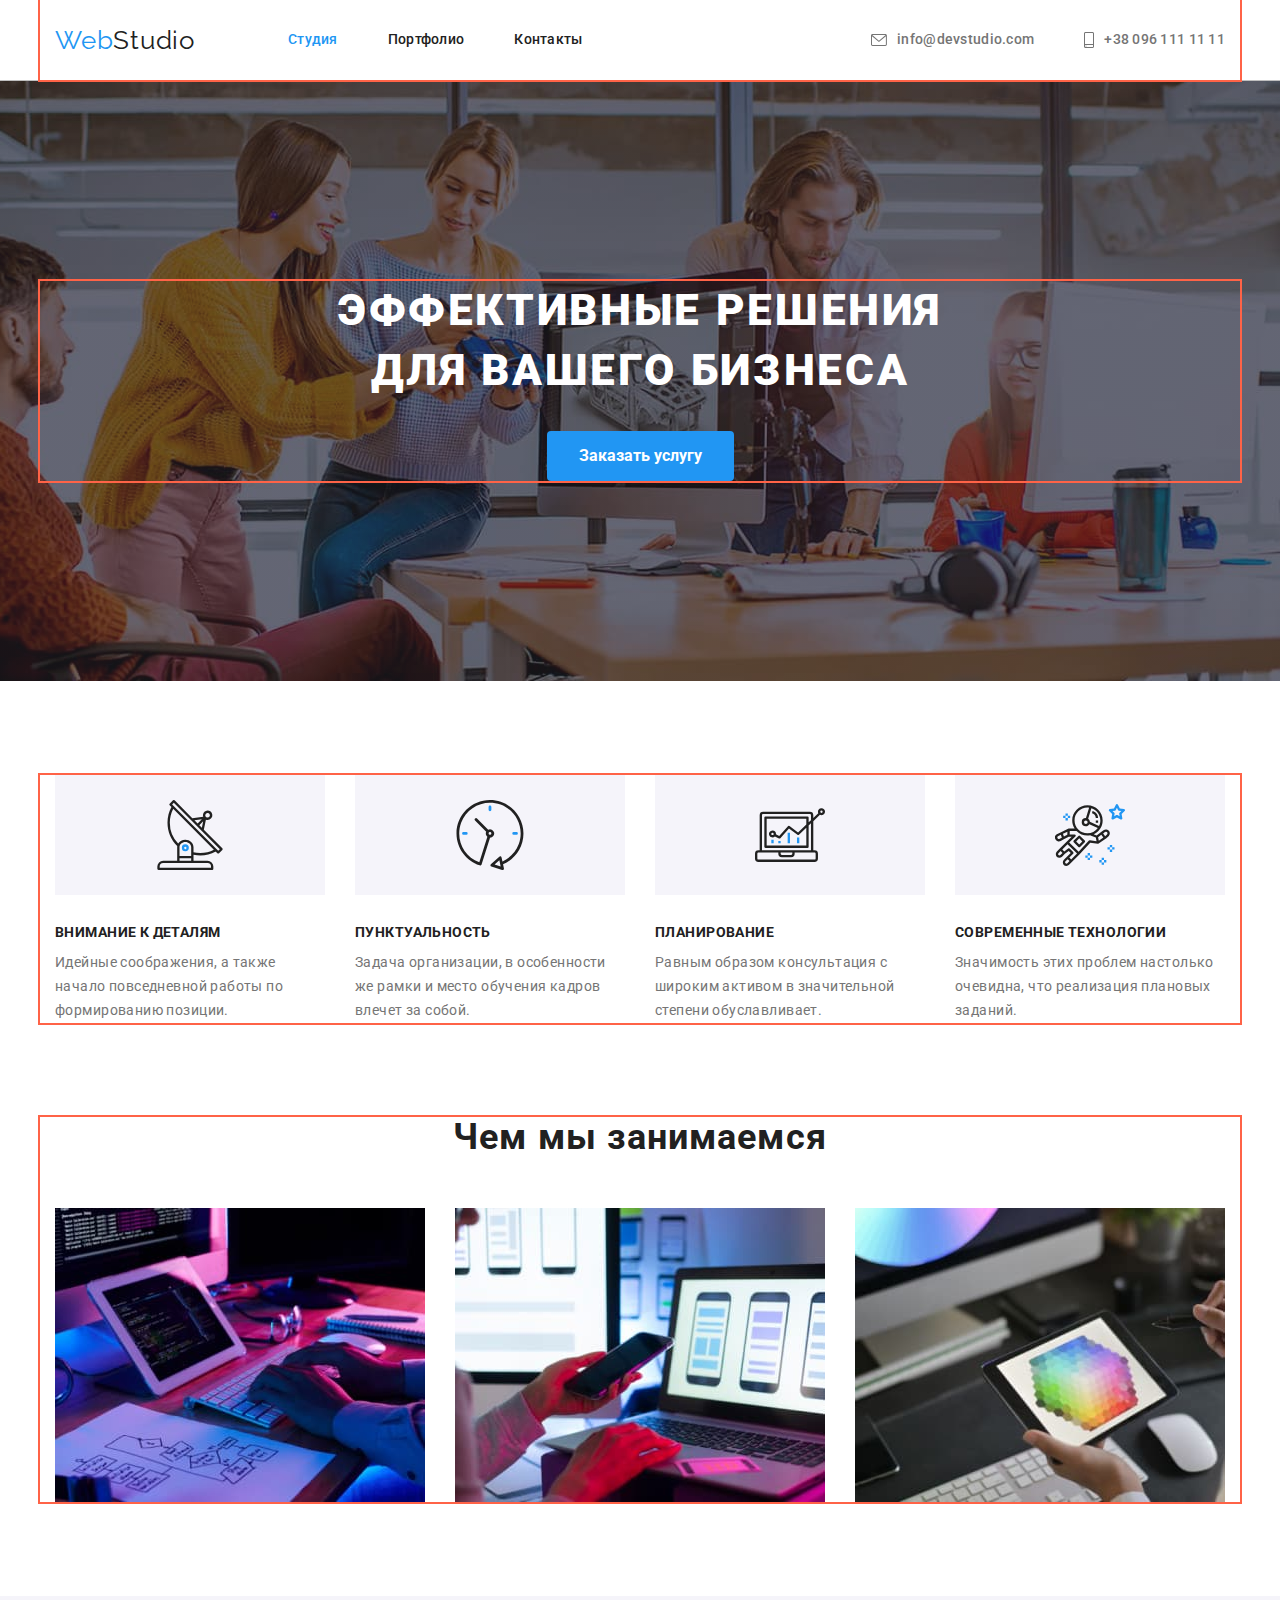
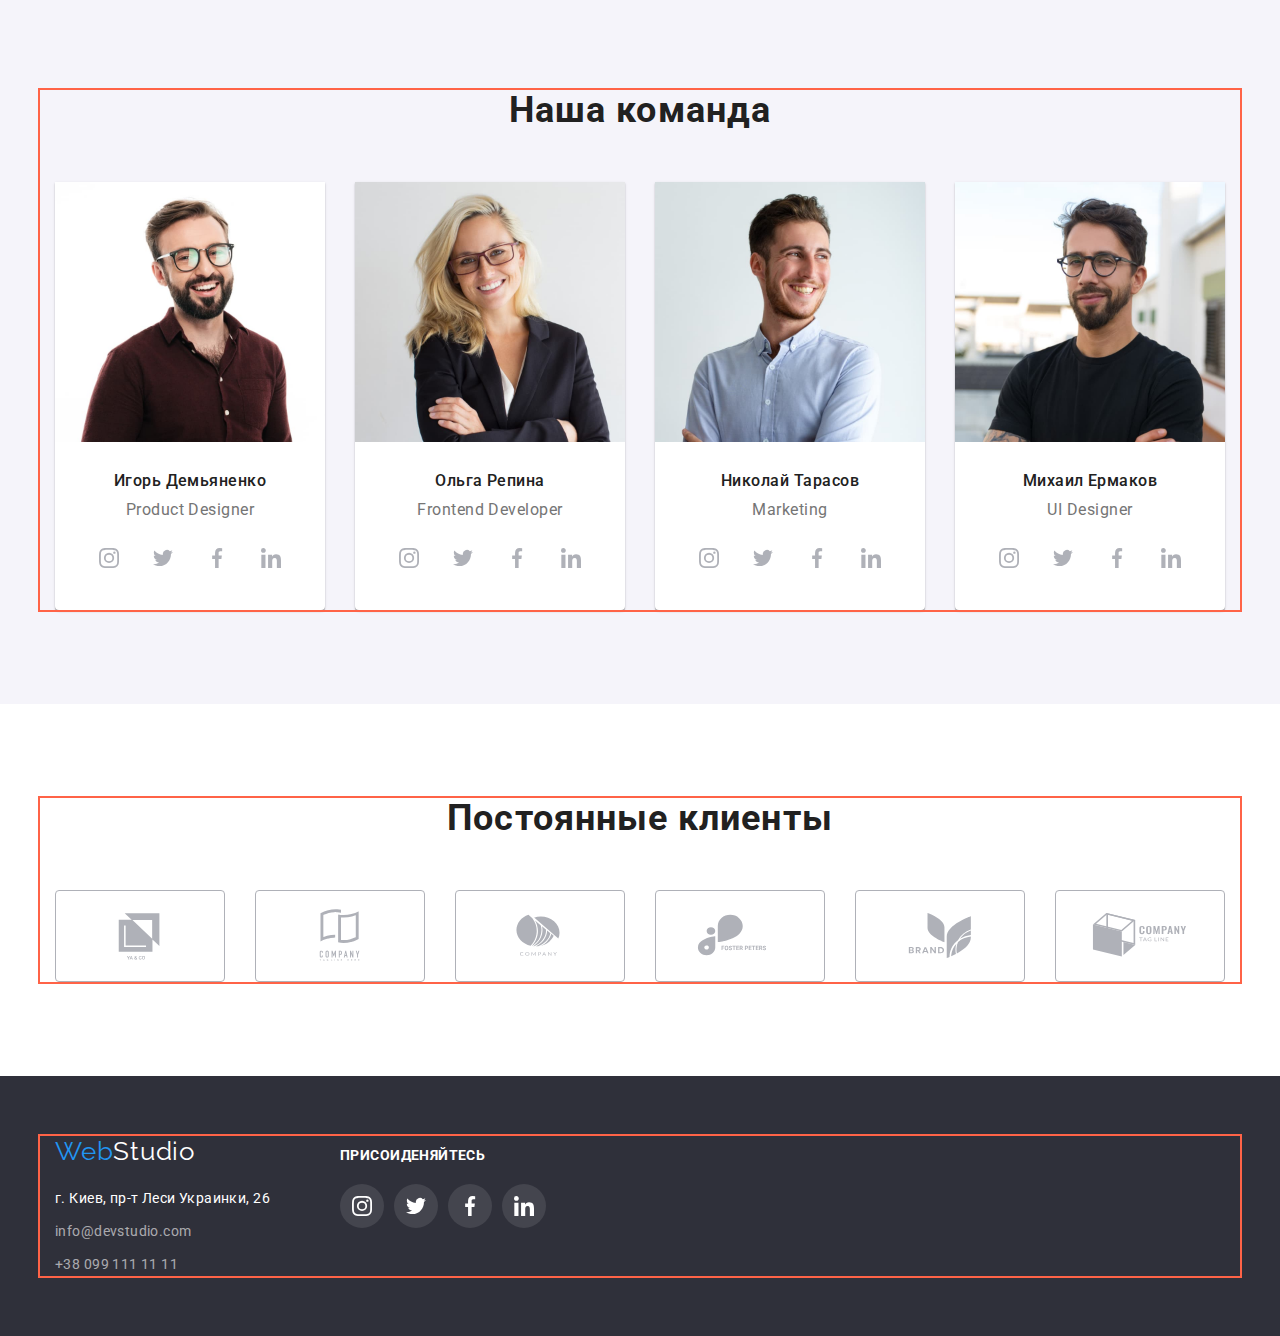
<file: index.html>
<!DOCTYPE html>
<html lang="ru">
  <head>
    <meta charset="UTF-8" />
    <meta http-equiv="X-UA-Compatible" content="IE=edge" />
    <meta name="viewport" content="width=device-width, initial-scale=1.0" />
    <title>Студия</title>
    <link
      href="https://fonts.googleapis.com/css2?family=Raleway:wght@700&family=Roboto:wght@400;500;700;900&display=swap"
      rel="stylesheet"
    />
    <link rel="stylesheet" href="css-normalize/modern-normalize.css" />
    <link rel="stylesheet" href="./css/styles.css" />
  </head>

  <body>
    <!--шапка сайта-->

    <header class="header-padding">
      <div class="conteiner header-flex">
        <nav class="site-nav">
          <a href="/" class="logo link"><span class="logo-blu">Web</span>Studio</a>
          <ul class="header">
            <li class="header-item list">
              <a href="./index.html" class="nav link current">Студия</a>
            </li>
            <li class="header-item list">
              <a href="./portfolio.html" class="nav link">Портфолио</a>
            </li>
            <li class="header-item list"><a href="" class="nav link">Контакты</a></li>
          </ul>
        </nav>
        <ul class="contact-tel-mail">
          <li class="contact-mail list">
            <a href="mailto:info@devstudio.com" class="contact-link-mail link">
              <svg class="header-icon-mail">
                <use href="./images/icons.svg#icon-mail" width="16" height="12"></use>
              </svg>
              info@devstudio.com
            </a>
          </li>
          <li class="contact-tel list">
            <a href="tel:+380961111111" class="contact-link-tel link">
              <svg class="header-icon-tel">
                <use href="./images/icons.svg#icon-tel" width="10" height="16"></use>
              </svg>
              +38 096 111 11 11
            </a>
          </li>
        </ul>
      </div>
    </header>

    <main>
      <!--герой-->
      <section class="hero">
        <div class="conteiner">
          <h1 class="hero-title">Эффективные решения для вашего бизнеса</h1>
          <button type="button" class="btn-hero">Заказать услугу</button>
        </div>
      </section>
      <!--чем мы занимаемся-->
      <section class="section">
        <div class="conteiner">
          <h2 class="visually-hidden">наши привелегии</h2>
          <ul class="about-title-text">
            <li class="about-item list">
              <div class="bg-icon">
                <svg class="title-icon">
                  <use href="./images/icons.svg#icon-antenna1"></use>
                </svg>
              </div>
              <h3 class="about-title">Внимание к деталям</h3>
              <p class="about-text">
                Идейные соображения, а также начало повседневной работы по формированию позиции.
              </p>
            </li>
            <li class="about-item list">
              <div class="bg-icon">
                <svg class="title-icon">
                  <use href="./images/icons.svg#icon-clock2"></use>
                </svg>
              </div>
              <h3 class="about-title">Пунктуальность</h3>
              <p class="about-text">
                Задача организации, в особенности же рамки и место обучения кадров влечет за собой.
              </p>
            </li>
            <li class="about-item list">
              <div class="bg-icon">
                <svg class="title-icon">
                  <use href="./images/icons.svg#icon-diagram3"></use>
                </svg>
              </div>
              <h3 class="about-title">Планирование</h3>
              <p class="about-text">
                Равным образом консультация с широким активом в значительной степени обуславливает.
              </p>
            </li>
            <li class="about-item list">
              <div class="bg-icon">
                <svg class="title-icon">
                  <use href="./images/icons.svg#icon-astronaut4"></use>
                </svg>
              </div>
              <h3 class="about-title">Современные технологии</h3>
              <p class="about-text">
                Значимость этих проблем настолько очевидна, что реализация плановых заданий.
              </p>
            </li>
          </ul>
        </div>
      </section>
      <!--чем мы занимаемся2-->
      <section class="section img-section">
        <div class="conteiner">
          <h2 class="section-title">Чем мы занимаемся</h2>
          <ul class="section-img">
            <li class="section-list list">
              <img src="./images/img1.jpg" alt="руки печатают на клавиатуре" width="370" />
            </li>
            <li class="section-list list">
              <img src="./images/img2.jpg" alt="в руках телефон на фоне ноутбук" width="370" />
            </li>
            <li class="section-list list">
              <img src="./images/img3.jpg" alt="планшет в руках" width="370" />
            </li>
          </ul>
        </div>
      </section>
      <!---------------------------Наша команда-------------------------->
      <section class="section section-team">
        <div class="conteiner">
          <h2 class="section-title">Наша команда</h2>
          <ul class="list-people">
            <li class="section-list list">
              <img src="./images/img4.jpg" alt="фотография мужчины" width="270" />
              <div class="about-people">
                <h3 class="section-name">Игорь Демьяненко</h3>
                <p class="section-descrp">Product Designer</p>
                <ul class="people-sotial-icons list">
                  <li class="sotial-icons">
                    <a class="people-link-icon" href="">
                      <svg class="people-isvg">
                        <use href="./images/icons.svg#icon-insta" width="20" height="20"></use>
                      </svg>
                    </a>
                  </li>
                  <li class="sotial-icons">
                    <a class="people-link-icon" href="">
                      <svg class="people-isvg">
                        <use href="./images/icons.svg#icon-twitter" width="20" height="20"></use>
                      </svg>
                    </a>
                  </li>
                  <li class="sotial-icons">
                    <a class="people-link-icon" href="">
                      <svg class="people-isvg">
                        <use href="./images/icons.svg#icon-facebook" width="20" height="20"></use>
                      </svg>
                    </a>
                  </li>
                  <li class="sotial-icons">
                    <a class="people-link-icon" href="">
                      <svg class="people-isvg">
                        <use href="./images/icons.svg#icon-linkedin" width="20" height="20"></use>
                      </svg>
                    </a>
                  </li>
                </ul>
              </div>
            </li>
            <li class="section-list list">
              <img src="./images/img5.jpg" alt="фотография женщины" width="270" />
              <div class="about-people">
                <h3 class="section-name">Ольга Репина</h3>
                <p class="section-descrp">Frontend Developer</p>
                <ul class="people-sotial-icons list">
                  <li class="sotial-icons">
                    <a class="people-link-icon" href="">
                      <svg class="people-isvg">
                        <use href="./images/icons.svg#icon-insta" width="20" height="20"></use>
                      </svg>
                    </a>
                  </li>
                  <li class="sotial-icons">
                    <a class="people-link-icon" href="">
                      <svg class="people-isvg">
                        <use href="./images/icons.svg#icon-twitter" width="20" height="20"></use>
                      </svg>
                    </a>
                  </li>
                  <li class="sotial-icons">
                    <a class="people-link-icon" href="">
                      <svg class="people-isvg">
                        <use href="./images/icons.svg#icon-facebook" width="20" height="20"></use>
                      </svg>
                    </a>
                  </li>
                  <li class="sotial-icons">
                    <a class="people-link-icon" href="">
                      <svg class="people-isvg">
                        <use href="./images/icons.svg#icon-linkedin" width="20" height="20"></use>
                      </svg>
                    </a>
                  </li>
                </ul>
              </div>
            </li>
            <li class="section-list list">
              <img src="./images/img6.jpg" alt="фотография мужчины" width="270" />
              <div class="about-people">
                <h3 class="section-name">Николай Тарасов</h3>
                <p class="section-descrp">Marketing</p>
                <ul class="people-sotial-icons list">
                  <li class="sotial-icons">
                    <a class="people-link-icon" href="">
                      <svg class="people-isvg">
                        <use href="./images/icons.svg#icon-insta" width="20" height="20"></use>
                      </svg>
                    </a>
                  </li>
                  <li class="sotial-icons">
                    <a class="people-link-icon" href="">
                      <svg class="people-isvg">
                        <use href="./images/icons.svg#icon-twitter" width="20" height="20"></use>
                      </svg>
                    </a>
                  </li>
                  <li class="sotial-icons">
                    <a class="people-link-icon" href="">
                      <svg class="people-isvg">
                        <use href="./images/icons.svg#icon-facebook" width="20" height="20"></use>
                      </svg>
                    </a>
                  </li>
                  <li class="sotial-icons">
                    <a class="people-link-icon" href="">
                      <svg class="people-isvg">
                        <use href="./images/icons.svg#icon-linkedin" width="20" height="20"></use>
                      </svg>
                    </a>
                  </li>
                </ul>
              </div>
            </li>
            <li class="section-list list">
              <img src="./images/img7.jpg" alt="фотография мужчины" width="270" />
              <div class="about-people">
                <h3 class="section-name">Михаил Ермаков</h3>
                <p class="section-descrp">UI Designer</p>
                <ul class="people-sotial-icons list">
                  <li class="sotial-icons">
                    <a class="people-link-icon" href="">
                      <svg class="people-isvg">
                        <use href="./images/icons.svg#icon-insta" width="20" height="20"></use>
                      </svg>
                    </a>
                  </li>
                  <li class="sotial-icons">
                    <a class="people-link-icon" href="">
                      <svg class="people-isvg">
                        <use href="./images/icons.svg#icon-twitter" width="20" height="20"></use>
                      </svg>
                    </a>
                  </li>
                  <li class="sotial-icons">
                    <a class="people-link-icon" href="">
                      <svg class="people-isvg">
                        <use href="./images/icons.svg#icon-facebook" width="20" height="20"></use>
                      </svg>
                    </a>
                  </li>
                  <li class="sotial-icons">
                    <a class="people-link-icon" href="">
                      <svg class="people-isvg">
                        <use href="./images/icons.svg#icon-linkedin" width="20" height="20"></use>
                      </svg>
                    </a>
                  </li>
                </ul>
              </div>
            </li>
          </ul>
        </div>
      </section>
      <!-- постоянные клиенты -->
      <section class="section">
        <div class="conteiner">
          <h2 class="section-title">Постоянные клиенты</h2>

          <ul class="client-icons list">
            <li class="client-item">
              <a class="icon-link" href="">
                <svg class="client-icon" width="40" height="52">
                  <use href="./images/icons.svg#icon-logo1"></use>
                </svg>
              </a>
            </li>
            <li class="client-item">
              <a class="icon-link" href="">
                <svg class="client-icon">
                  <use href="./images/icons.svg#icon-logo2 " width="106" height="60"></use>
                </svg>
              </a>
            </li>
            <li class="client-item">
              <a class="icon-link" href="">
                <svg class="client-icon">
                  <use href="./images/icons.svg#icon-logo3"></use>
                </svg>
              </a>
            </li>
            <li class="client-item">
              <a class="icon-link" href="">
                <svg class="client-icon">
                  <use href="./images/icons.svg#icon-logo4"></use>
                </svg>
              </a>
            </li>
            <li class="client-item">
              <a class="icon-link" href="">
                <svg class="client-icon">
                  <use href="./images/icons.svg#icon-logo5" width="106" height="60"></use>
                </svg>
              </a>
            </li>
            <li class="client-item">
              <a class="icon-link" href="">
                <svg class="client-icon">
                  <use href="./images/icons.svg#icon-logo6"></use>
                </svg>
              </a>
            </li>
          </ul>
        </div>
      </section>
    </main>
    <!--подвал-->

    <footer class="footer">
      <div class="conteiner footer-conteiner">
        <div class="footer-div">
          <a href="/" class="footer-logo link"
            ><span class="logo-blu">Web</span><span class="logo-white">Studio</span></a
          >
          <address class="footer-adress">
            <ul class="contacts-footer">
              <li class="adress list">
                <a
                  href="https://www.google.com.ua/maps/place/%D0%B1%D1%83%D0%BB.+%D0%9B%D0%B5%D1%81%D0%B8+%D0%A3%D0%BA%D1%80%D0%B0%D0%B8%D0%BD%D0%BA%D0%B8,+26,+%D0%9A%D0%B8%D0%B5%D0%B2,+02000/@50.4265841,30.5361971,17z/data=!3m1!4b1!4m5!3m4!1s0x40d4cf0e033ecbe9:0x57a4dffefec77da0!8m2!3d50.4265807!4d30.5383858?hl=ru"
                  class="adress-map link"
                  >г. Киев, пр-т Леси Украинки, 26</a
                >
              </li>
              <li class="adress list">
                <a href="mailto:info@devstudio.com" class="adress-mail link">info@devstudio.com</a>
              </li>
              <li class="adress list">
                <a href="tel:+380961111111" class="adress-mob link">+38 099 111 11 11</a>
              </li>
            </ul>
          </address>
        </div>
        <div class="footer-icons">
          <h3 class="footer-icon-title">Присоиденяйтесь</h3>
          <ul class="icon-list list">
            <li class="f-sotial-link">
              <a class="icon-size" href="">
                <svg class="logo-item">
                  <use
                    class="logo-svg"
                    href="./images/icons.svg#icon-insta"
                    width="20"
                    height="20"
                  ></use>
                </svg>
              </a>
            </li>
            <li class="f-sotial-link">
              <a class="icon-size" href="">
                <svg class="logo-item">
                  <use href="./images/icons.svg#icon-twitter" width="20" height="20"></use>
                </svg>
              </a>
            </li>
            <li class="f-sotial-link">
              <a class="icon-size" href="">
                <svg class="logo-item">
                  <use href="./images/icons.svg#icon-facebook" width="20" height="20"></use>
                </svg>
              </a>
            </li>
            <li class="f-sotial-link">
              <a class="icon-size" href="">
                <svg class="logo-item">
                  <use href="./images/icons.svg#icon-linkedin" width="20" height="20"></use>
                </svg>
              </a>
            </li>
          </ul>
        </div>
      </div>
    </footer>
  </body>
</html>
</file>
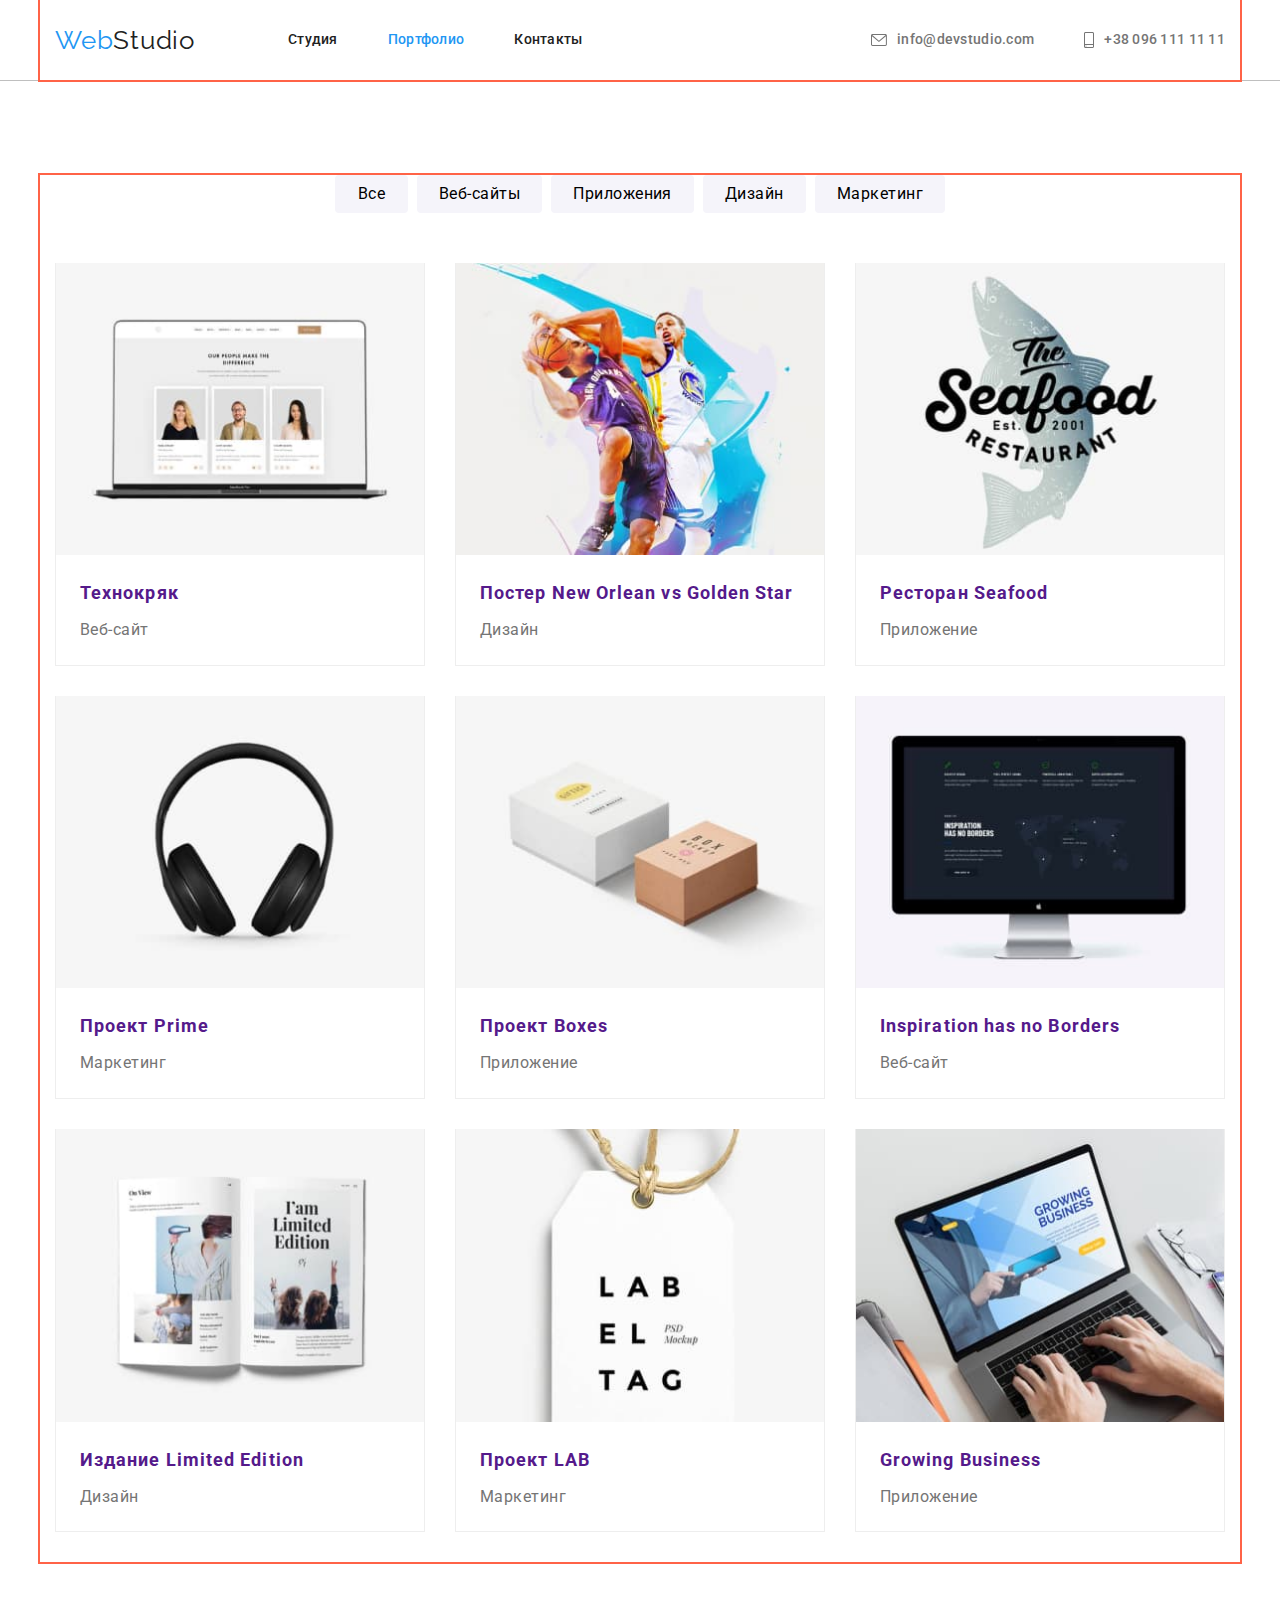
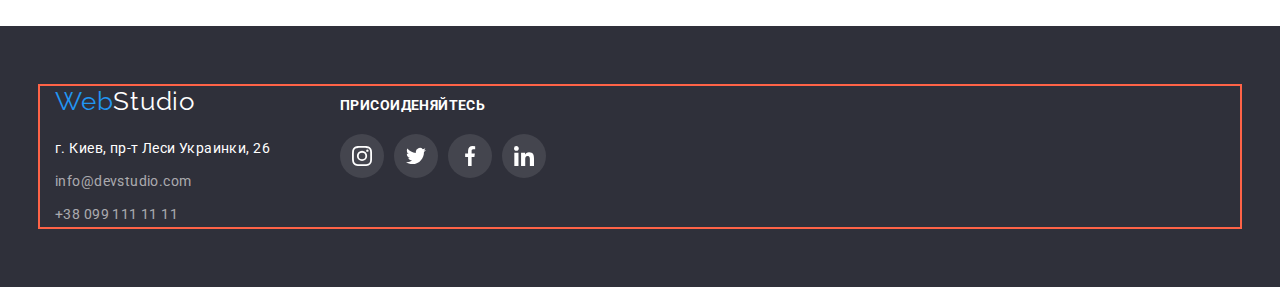
<file: portfolio.html>
<!DOCTYPE html>
<html lang="ru">
  <head>
    <meta charset="UTF-8" />
    <meta http-equiv="X-UA-Compatible" content="IE=edge" />
    <meta name="viewport" content="width=device-width, initial-scale=1.0" />
    <title>Портфолио</title>
    <link rel="preconnect" href="https://fonts.googleapis.com" />
    <link rel="preconnect" href="https://fonts.gstatic.com" crossorigin />
    <link
      href="https://fonts.googleapis.com/css2?family=Raleway:wght@700&family=Roboto:wght@400;500;700;900&display=swap"
      rel="stylesheet"
    />
    <link rel="stylesheet" href="css-normalize/modern-normalize.css" />
    <link rel="stylesheet" href="./css/styles.css" />
  </head>
  <body>
    <!--шапка сайта-->

    <header class="header-padding">
      <div class="conteiner header-flex">
        <nav class="site-nav">
          <a href="/" class="logo link"><span class="logo-blu">Web</span>Studio</a>
          <ul class="header">
            <li class="header-item list">
              <a href="./index.html" class="nav link">Студия</a>
            </li>
            <li class="header-item list">
              <a href="./portfolio.html" class="nav link current">Портфолио</a>
            </li>
            <li class="header-item list"><a href="" class="nav link">Контакты</a></li>
          </ul>
        </nav>
        <ul class="contact-tel-mail">
          <li class="contact-mail list">
            <a href="mailto:info@devstudio.com" class="contact-link-mail link">
              <svg class="header-icon-mail">
                <use href="./images/icons.svg#icon-mail" width="16" height="12"></use>
              </svg>
              info@devstudio.com
            </a>
          </li>
          <li class="contact-tel list">
            <a href="tel:+380961111111" class="contact-link-tel link">
              <svg class="header-icon-tel">
                <use href="./images/icons.svg#icon-tel" width="10" height="16"></use>
              </svg>
              +38 096 111 11 11
            </a>
          </li>
        </ul>
      </div>
    </header>

    <main>
      <!--секция фото-->
      <section class="section">
        <div class="conteiner">
          <!-- заголовок скрыт -->
          <h1 class="visually-hidden">Наши проекты</h1>
          <ul class="projects-btn">
            <li class="button-item list"><button type="button" class="button-link">Все</button></li>
            <li class="button-item list">
              <button type="button" class="button-link">Веб-сайты</button>
            </li>
            <li class="button-item list">
              <button type="button" class="button-link">Приложения</button>
            </li>
            <li class="button-item list">
              <button type="button" class="button-link">Дизайн</button>
            </li>
            <li class="button-item list">
              <button type="button" class="button-link">Маркетинг</button>
            </li>
          </ul>
          <!-- секция с фото -->
          <ul class="section-photo">
            <li class="project-list list">
              <a class="gallery-photo link" href="">
                <div class="div-photo">
                  <img src="./images/port1.jpg" alt="ноутбук" width="370" />
                </div>

                <div class="div-text">
                  <h2 class="project-title">Технокряк</h2>
                  <p class="projects-text">Веб-сайт</p>
                </div>
              </a>
            </li>

            <li class="project-list list">
              <a class="gallery-photo link" href="">
                <div class="div-photo">
                  <img src="./images/port2.jpg" alt="парни играющие в баскетбол" width="370" />
                </div>
                <div class="div-text">
                  <h2 class="project-title">Постер New Orlean vs Golden Star</h2>
                  <p class="projects-text">Дизайн</p>
                </div>
              </a>
            </li>

            <li class="project-list list">
              <a class="gallery-photo link" href="">
                <div class="div-photo">
                  <img src="./images/port3.jpg" alt="лого ресторана морепродуктов" width="370" />
                </div>
                <div class="div-text">
                  <h2 class="project-title">Ресторан Seafood</h2>
                  <p class="projects-text">Приложение</p>
                </div>
              </a>
            </li>

            <li class="project-list list">
              <a class="gallery-photo link" href="">
                <div class="div-photo">
                  <img src="./images/port4.jpg" alt="наушники" width="370" />
                </div>
                <div class="div-text">
                  <h2 class="project-title">Проект Prime</h2>
                  <p class="projects-text">Маркетинг</p>
                </div>
              </a>
            </li>

            <li class="project-list list">
              <a class="gallery-photo link" href="">
                <div class="div-photo">
                  <img src="./images/port5.jpg" alt="коробки" width="370" />
                </div>
                <div class="div-text">
                  <h2 class="project-title">Проект Boxes</h2>
                  <p class="projects-text">Приложение</p>
                </div>
              </a>
            </li>

            <li class="project-list list">
              <a class="gallery-photo link" href="">
                <div class="div-photo">
                  <img src="./images/port6.jpg" alt="монитор компьютера" width="370" />
                </div>
                <div class="div-text">
                  <h2 class="project-title">Inspiration has no Borders</h2>
                  <p class="projects-text">Веб-сайт</p>
                </div>
              </a>
            </li>

            <li class="project-list list">
              <a class="gallery-photo link" href="">
                <div class="div-photo">
                  <img src="./images/port7.jpg" alt="журнал" width="370" />
                </div>
                <div class="div-text">
                  <h2 class="project-title">Издание Limited Edition</h2>
                  <p class="projects-text">Дизайн</p>
                </div>
              </a>
            </li>

            <li class="project-list list">
              <a class="gallery-photo link" href="">
                <div class="div-photo">
                  <img src="./images/port8.jpg" alt="бирка" width="370" />
                </div>
                <div class="div-text">
                  <h2 class="project-title">Проект LAB</h2>
                  <p class="projects-text">Маркетинг</p>
                </div>
              </a>
            </li>

            <li class="project-list list">
              <a class="gallery-photo link" href="">
                <div class="div-photo">
                  <img src="./images/port9.jpg" alt="руки печатают на ноутбуке" width="370" />
                </div>
                <div class="div-text">
                  <h2 class="project-title">Growing Business</h2>
                  <p class="projects-text">Приложение</p>
                </div>
              </a>
            </li>
          </ul>
        </div>
      </section>
    </main>
    <!--подвал-->

    <footer class="footer">
      <div class="conteiner footer-conteiner">
        <div class="footer-div">
          <a href="/" class="footer-logo link"
            ><span class="logo-blu">Web</span><span class="logo-white">Studio</span></a
          >
          <address class="footer-adress">
            <ul class="contacts-footer">
              <li class="adress list">
                <a
                  href="https://www.google.com.ua/maps/place/%D0%B1%D1%83%D0%BB.+%D0%9B%D0%B5%D1%81%D0%B8+%D0%A3%D0%BA%D1%80%D0%B0%D0%B8%D0%BD%D0%BA%D0%B8,+26,+%D0%9A%D0%B8%D0%B5%D0%B2,+02000/@50.4265841,30.5361971,17z/data=!3m1!4b1!4m5!3m4!1s0x40d4cf0e033ecbe9:0x57a4dffefec77da0!8m2!3d50.4265807!4d30.5383858?hl=ru"
                  class="adress-map link"
                  >г. Киев, пр-т Леси Украинки, 26</a
                >
              </li>
              <li class="adress list">
                <a href="mailto:info@devstudio.com" class="adress-mail link">info@devstudio.com</a>
              </li>
              <li class="adress list">
                <a href="tel:+380961111111" class="adress-mob link">+38 099 111 11 11</a>
              </li>
            </ul>
          </address>
        </div>
        <div class="footer-icons">
          <h3 class="footer-icon-title">Присоиденяйтесь</h3>
          <ul class="icon-list list">
            <li class="f-sotial-link">
              <a class="icon-size" href="">
                <svg class="logo-item">
                  <use
                    class="logo-svg"
                    href="./images/icons.svg#icon-insta"
                    width="20"
                    height="20"
                  ></use>
                </svg>
              </a>
            </li>
            <li class="f-sotial-link">
              <a class="icon-size" href="">
                <svg class="logo-item">
                  <use href="./images/icons.svg#icon-twitter" width="20" height="20"></use>
                </svg>
              </a>
            </li>
            <li class="f-sotial-link">
              <a class="icon-size" href="">
                <svg class="logo-item">
                  <use href="./images/icons.svg#icon-facebook" width="20" height="20"></use>
                </svg>
              </a>
            </li>
            <li class="f-sotial-link">
              <a class="icon-size" href="">
                <svg class="logo-item">
                  <use href="./images/icons.svg#icon-linkedin" width="20" height="20"></use>
                </svg>
              </a>
            </li>
          </ul>
        </div>
      </div>
    </footer>
  </body>
</html>
</file>
<file: css/styles.css>
/* hero #ffffff */
/* #212121 section title */
/* text #757575 
button color #2196F3 and header nav 
footer #ffffff 60%
fill footer and hero #2F303A*/
/* font roboto */

:root {
  --primery-text-color: #212121;
  --second-text-color: #757575;
  --accent-color: #2196f3;
  --adress-color: gba(255, 255, 255, 0.6);
  --main-color: #ffffff;
  --footer-adress: rgba(255, 255, 255, 0.6);
}

ul {
  margin: 0;
  padding: 0;
}

h1,
h2,
h3,
h4,
h5,
h6,
p {
  margin: 0;
}

.conteiner {
  width: 1200px;
  padding-left: 15px;
  padding-right: 15px;
  margin-left: auto;
  margin-right: auto;
  outline: 2px solid tomato;
}

.visually-hidden {
  position: absolute;
  white-space: nowrap;
  width: 1px;
  height: 1px;
  overflow: hidden;
  border: 0;
  padding: 0;
  clip: rect(0 0 0 0);
  clip-path: inset(50%);
  margin: -1px;
}

.list {
  margin: 0;
  padding: 0;
  list-style: none;
}
.link {
  text-decoration: none;
}

body {
  font-family: roboto, sans-serif;
  color: var(--primery-text-color);
  background-color: var(--main-color);
  font-size: 16px;
}

img {
  display: block;
  max-width: 100%;
  height: auto;
}

/* -------------------------------HEADER--------------------------------- */
.logo {
  color: var(--primery-text-color);
  font-family: raleway;
  font-style: 700;
  font-size: 26px;
  line-height: 1.19;
  letter-spacing: 0.03em;
}
.logo-blu {
  color: var(--accent-color);
}

.site-nav .nav {
  font-weight: 500;
  color: var(--primery-text-color);
  font-size: 14px;
  line-height: 1.14;
  letter-spacing: 0.02em;
}
.site-nav .nav:hover,
.site-nav .nav:focus {
  color: var(--accent-color);
}

.site-nav .nav.current {
  color: var(--accent-color);
}
.header-flex,
.header,
.site-nav,
.contact-tel-mail {
  display: flex;
  align-items: center;
}

.contact-tel-mail {
  margin-left: auto;
}

.header-padding {
  /* padding: 32px; */
  border-bottom: 1px solid rgba(0, 0, 0, 0.25);
}

.header-item .nav {
  padding: 32px 0px;
  display: block;
}
.header-item {
  margin-right: 50px;
}

.header-item:last-child {
  margin-right: 0;
}
.header {
  margin-left: 93px;
}

.contact-link-mail {
  display: flex;
  align-items: center;
  font-weight: 500;
  color: var(--second-text-color);
  font-size: 14px;
  line-height: 1.14;
  letter-spacing: 0.02em;
  color: var(--second-text-color);
}
.contact-tel {
  margin-left: 50px;
  display: flex;
  align-items: center;
}

.contact-link-tel {
  display: flex;
  align-items: center;
  font-weight: 500;
  color: var(--second-text-color);
  font-size: 14px;
  line-height: 1.14;
  letter-spacing: 0.02em;
}

.contact-link-mail:hover,
.contact-link-mail:focus {
  color: var(--accent-color);
}

.contact-link-tel:hover,
.contact-link-tel:focus {
  color: var(--accent-color);
}

.header-icon-mail {
  fill: currentColor;
  width: 16px;
  height: 12px;
  margin-right: 10px;
}

.header-icon-tel {
  fill: currentColor;
  width: 10px;
  height: 16px;
  margin-right: 10px;
}

/* .contact-tel-mail::before {
  margin-right: 10px;
  width: 16px;
  height: 12px;
  content: '';
  background-image: url(../images/icons.svg/icon-mail.svg);
  background-repeat: no-repeat;
  background-position: center;
}

.contact-tel::before {
  margin-right: 10px;
  width: 10px;
  height: 16px;
  content: '';
  background-image: url(../images/icons.svg/icon-phone.svg);
  background-repeat: no-repeat;
  background-position: center;
} */

/* -----------------------------FOOTER---------------------------------- */
.footer-conteiner {
  display: flex;
  align-items: baseline;
  outline: 2px solid tomato;
}

.footer {
  padding-top: 60px;
  padding-bottom: 60px;
  background-color: #2f303a;
}
.logo-white {
  color: var(--main-color);
}
.footer-logo {
  margin-bottom: 20px;
  display: block;
  color: var(--primery-text-color);
  font-family: raleway;
  font-style: 700;
  font-size: 26px;
  line-height: 1.19;
  letter-spacing: 0.03em;
}
.footer-adress {
  font-style: normal;
}
.adress:not(:last-child) {
  margin-bottom: 9px;
}

.footer-adress {
  display: inline;
}

.adress-map {
  margin-bottom: 9px;
  color: var(--main-color);
  font-size: 14px;
  line-height: 1.71;
  letter-spacing: 0.03em;
}

.adress-mail {
  margin-bottom: 9px;
  font-style: normal;
  color: var(--footer-adress);
  font-size: 14px;
  line-height: 1.71;
  letter-spacing: 0.03em;
}
.adress-mob {
  font-style: normal;
  color: var(--footer-adress);
  font-size: 14px;
  line-height: 1.71;
  letter-spacing: 0.03em;
}
/* -----icons------------------- */

.footer-icon-title {
  font-family: Roboto;
  font-weight: 700;
  font-size: 14px;
  line-height: 1.14;
  letter-spacing: 0.03em;
  justify-content: center;
  align-items: center;
  color: var(--main-color);
  text-transform: uppercase;
  margin-bottom: 20px;
}

.footer-icons {
  margin-left: 70px;
}

.icon-list {
  display: flex;
  justify-content: center;
}

.footer-div {
  display: flex;
  flex-direction: column;
}

.f-sotial-link {
  background-color: rgba(255, 255, 255, 0.1);
  border-radius: 50%;
  width: 44px;
  height: 44px;
}
.f-sotial-link + .f-sotial-link {
  margin-left: 10px;
}

.icon-size:hover,
.icon-size:focus {
  background: var(--accent-color);
  border-radius: 50%;
}

.icon-size {
  display: flex;
  align-items: center;
  justify-content: center;
  width: 44px;
  height: 44px;
}

.logo-item {
  fill: var(--main-color);
  width: 20px;
  height: 20px;
}

.logo-svg {
  fill: var(--main-color);
}

/*------------------------------- index.html------------------------------ */
/* --------HERO------- */
.hero {
  max-width: 1600px;
  height: 600px;
  margin-left: auto;
  margin-right: auto;
  background-image: linear-gradient(to right, rgba(47, 48, 58, 0.4), rgba(47, 48, 58, 0.4)),
    url(../images/hero-bg.jpg);
  background-repeat: no-repeat;
  background-position: center;
  background-size: cover;
  text-align: center;
  padding: 200px 0;
}

.hero-title {
  width: 696px;
  margin-right: auto;
  margin-left: auto;
  margin-top: 0;
  margin-bottom: 30px;

  color: #ffffff;
  text-transform: uppercase;
  font-weight: 900;
  font-size: 44px;
  line-height: 1.36;
  letter-spacing: 0.06em;
}
.btn-hero {
  border: transparent;
  /* width: 200px; */
  cursor: pointer;
  color: #ffffff;
  font-weight: 700;
  background-color: var(--accent-color);
  font-size: 16px;
  line-height: 1.87;
  border-radius: 4px;
  padding: 10px 32px;
}

/* --------------SECTIONS------- */
.section {
  padding-top: 94px;
  padding-bottom: 94px;
}
.img-section {
  padding-top: 0;
}
.section-team {
  background-color: #f5f4fa;
}

.about-title-text {
  display: flex;
}

.about-title {
  margin-bottom: 10px;
  text-transform: uppercase;
  font-weight: 700;
  font-size: 14px;
  line-height: 1.14;
  letter-spacing: 0.03em;
}
.about-text {
  /* margin-right: 30px; */
  width: 270px;
  margin-top: 0;
  margin-bottom: 0;
  color: var(--second-text-color);
  font-size: 14px;
  line-height: 1.71;
  letter-spacing: 0.03em;
}
.about-item {
  margin-right: 30px;
}
.about-item:last-child {
  margin-right: 0;
}

.section-title {
  margin-top: 0;
  margin-bottom: 50px;
  font-style: 700;
  font-size: 36px;
  line-height: 1.16;
  letter-spacing: 0.03em;
  text-align: center;
}
.section-img {
  display: flex;
}
.section-list:not(:last-child) {
  margin-right: 30px;
}

.title-icon {
  width: 70px;
  height: 70px;
}
.bg-icon {
  display: flex;
  align-items: center;
  justify-content: center;
  width: 270px;
  height: 120px;
  background: #f5f4fa;
  margin-bottom: 30px;
}

/* ----------------PEOPLE CARD------------ */
.list-people .section-list {
  background-color: #ffffff;
  box-shadow: 0px 1px 3px rgba(0, 0, 0, 0.12), 0px 1px 1px rgba(0, 0, 0, 0.14),
    0px 2px 1px rgba(0, 0, 0, 0.2);
  border-radius: 0px 0px 4px 4px;
}

.list-people {
  display: flex;
}

.section-name {
  margin-bottom: 10px;
  font-weight: 500;
  font-size: 16px;
  line-height: 1.18;
  letter-spacing: 0.03em;
  text-align: center;
}

.about-people {
  padding-top: 30px;
  padding-bottom: 30px;
}

.section-descrp {
  color: var(--second-text-color);
  font-style: normal;
  line-height: 1.18;
  letter-spacing: 0.03em;
  text-align: center;
}
/* -----icons--------------------- */
.people-sotial-icons {
  display: flex;
  justify-content: center;
  margin-top: 16px;
}
.sotial-icons {
  width: 44px;
  height: 44px;
}
.sotial-icons + .sotial-icons {
  margin-left: 10px;
}

.people-link-icon {
  width: 44px;
  height: 44px;
  justify-content: center;
  display: flex;
  align-items: center;
  border-radius: 50%;
}

.people-isvg {
  fill: #afb1b8;
  width: 20px;
  height: 20px;
}

.people-link-icon:hover,
.people-link-icon:focus {
  background-color: var(--accent-color);
  border-radius: 50%;
}
.people-link-icon:hover .people-isvg,
.people-link-icon:focus .people-isvg {
  fill: #ffffff;
}

/* -----------CLIENTS------------------- */
.client-icons {
  display: flex;
}
.clients {
  display: flex;
  align-items: center;
  justify-content: center;
}
.client-item + .client-item {
  margin-left: 30px;
}

.icon-link {
  display: flex;
  align-items: center;
  justify-content: center;
  width: 170px;
  height: 92px;
  border: 1px solid #afb1b8;
  border-radius: 4px;
}

.client-icon {
  fill: #afb1b8;
  width: 106px;
  height: 60px;
}

.icon-link:hover,
.icon-link:focus {
  border-color: var(--accent-color);
}
.icon-link:hover .client-icon,
.icon-link:focus .client-icon {
  fill: var(--accent-color);
  filter: drop-shadow(0px 4px 4px rgba(0, 0, 0, 0.25));
}

/*--------------------------- portfolio.html---------------------------- */
.projects-btn {
  display: flex;
  margin-bottom: 50px;
  justify-content: center;
}

.button-item:not(:last-child) {
  /* padding-top: 94px; */
  margin-right: 9px;
}
.button-link {
  border: transparent;
  border-radius: 4px;
  padding: 6px 22px;
  min-width: 73px;
  cursor: pointer;
  font-family: inherit;
  background-color: #f5f4fa;
  font-size: 16px;
  line-height: 1.6;
  letter-spacing: 0.03em;
  text-align: center;
}
.button-link:hover {
  color: #ffffff;
  background-color: var(--accent-color);
}
.button-link:focus {
  color: #ffffff;
  background-color: var(--accent-color);
}

.project-title {
  margin: 0;
  margin-bottom: 4px;
  font-style: 700;
  font-size: 18px;
  line-height: 2;
  letter-spacing: 0.06em;
}
.projects-text {
  margin: 0;
  color: var(--second-text-color);
  font-style: 400;
  font-size: 16px;
  line-height: 1.87;
  letter-spacing: 0.03em;
}

.section-photo {
  display: flex;
  flex-wrap: wrap;
}

.project-list {
  margin-right: 30px;
  margin-bottom: 30px;
}

.project-list:nth-child(3n) {
  margin-right: 0;
}

.section-photo {
  margin-right: -30px;
  margin-bottom: -30px;
}

.section-photo .project-list {
  width: calc(100% / 3 - 30px);
}

.div-text {
  padding: 20px 24px;
}

.project-list {
  border-right: 1px solid#eeeeee;
  border-bottom: 1px solid#eeeeee;
  border-left: 1px solid#eeeeee;
}

.gallery-photo {
  display: inline-block;
}

.gallery-photo:hover,
.gallery-photo:focus {
  box-shadow: 0px 1px 1px rgba(0, 0, 0, 0.12), 0px 4px 4px rgba(0, 0, 0, 0.06),
    1px 4px 6px rgba(0, 0, 0, 0.16);
}

.button-link:hover,
.button-link:focus {
  box-shadow: 0px 3px 1px rgba(0, 0, 0, 0.1), 0px 1px 2px rgba(0, 0, 0, 0.08),
    0px 2px 2px rgba(0, 0, 0, 0.12);
}
</file>
